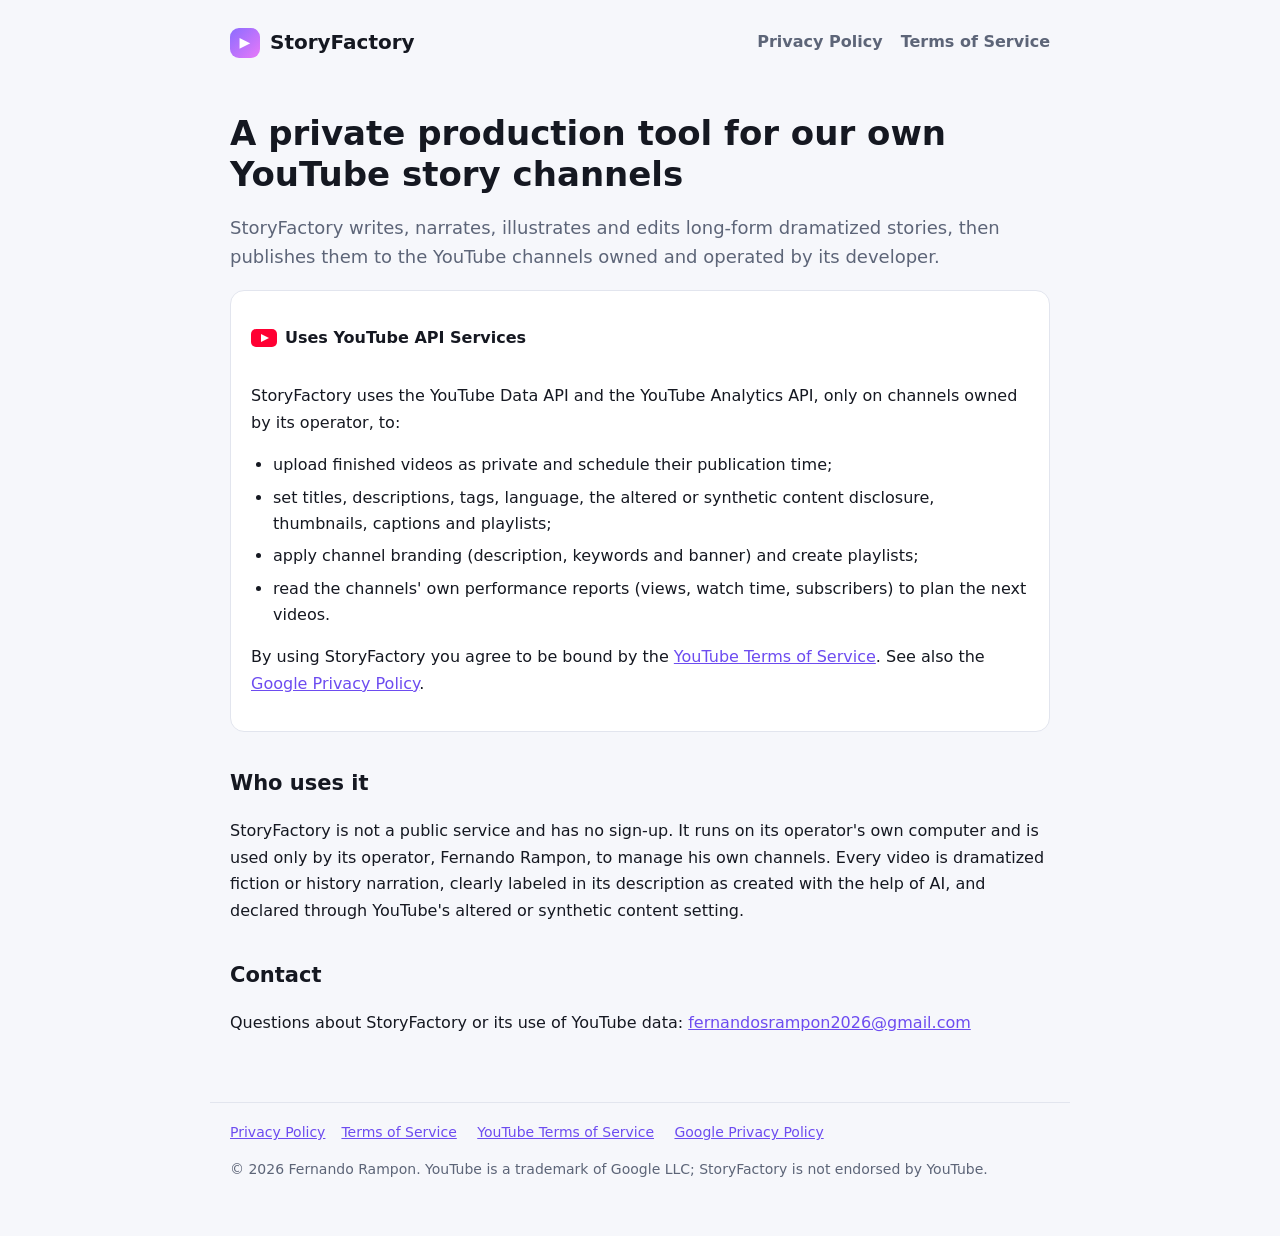
<file: index.html>
<!doctype html>
<html lang="en">
<head>
  <meta charset="utf-8">
  <meta name="viewport" content="width=device-width, initial-scale=1">
  <title>StoryFactory</title>
  <meta name="description" content="StoryFactory is a private production tool that publishes narrated story videos to the YouTube channels owned by its operator.">
  <link rel="stylesheet" href="style.css">
</head>
<body>
<header>
  <a class="brand" href="./"><span class="mark">▶</span> StoryFactory</a>
  <nav><a href="privacy.html">Privacy Policy</a><a href="terms.html">Terms of Service</a></nav>
</header>
<main>
  <h1>A private production tool for our own YouTube story channels</h1>
  <p class="lead">StoryFactory writes, narrates, illustrates and edits long-form dramatized stories, then publishes
    them to the YouTube channels owned and operated by its developer.</p>

  <div class="card">
    <p class="yt"><span class="play" aria-hidden="true"></span> Uses YouTube API Services</p>
    <p>StoryFactory uses the YouTube Data API and the YouTube Analytics API, only on channels owned by its
      operator, to:</p>
    <ul>
      <li>upload finished videos as private and schedule their publication time;</li>
      <li>set titles, descriptions, tags, language, the altered or synthetic content disclosure, thumbnails,
        captions and playlists;</li>
      <li>apply channel branding (description, keywords and banner) and create playlists;</li>
      <li>read the channels' own performance reports (views, watch time, subscribers) to plan the next videos.</li>
    </ul>
    <p>By using StoryFactory you agree to be bound by the
      <a href="https://www.youtube.com/t/terms" target="_blank" rel="noopener">YouTube Terms of Service</a>.
      See also the <a href="https://policies.google.com/privacy" target="_blank" rel="noopener">Google Privacy Policy</a>.</p>
  </div>

  <h2>Who uses it</h2>
  <p>StoryFactory is not a public service and has no sign-up. It runs on its operator's own computer and is used
    only by its operator, Fernando Rampon, to manage his own channels. Every video is dramatized fiction or history
    narration, clearly labeled in its description as created with the help of AI, and declared through YouTube's
    altered or synthetic content setting.</p>

  <h2>Contact</h2>
  <p>Questions about StoryFactory or its use of YouTube data:
    <a href="mailto:fernandosrampon2026@gmail.com">fernandosrampon2026@gmail.com</a></p>
</main>
<footer>
  <a href="privacy.html">Privacy Policy</a><a href="terms.html">Terms of Service</a>
  <a href="https://www.youtube.com/t/terms" target="_blank" rel="noopener">YouTube Terms of Service</a>
  <a href="https://policies.google.com/privacy" target="_blank" rel="noopener">Google Privacy Policy</a>
  <p>© 2026 Fernando Rampon. YouTube is a trademark of Google LLC; StoryFactory is not endorsed by YouTube.</p>
</footer>
</body>
</html>
</file>
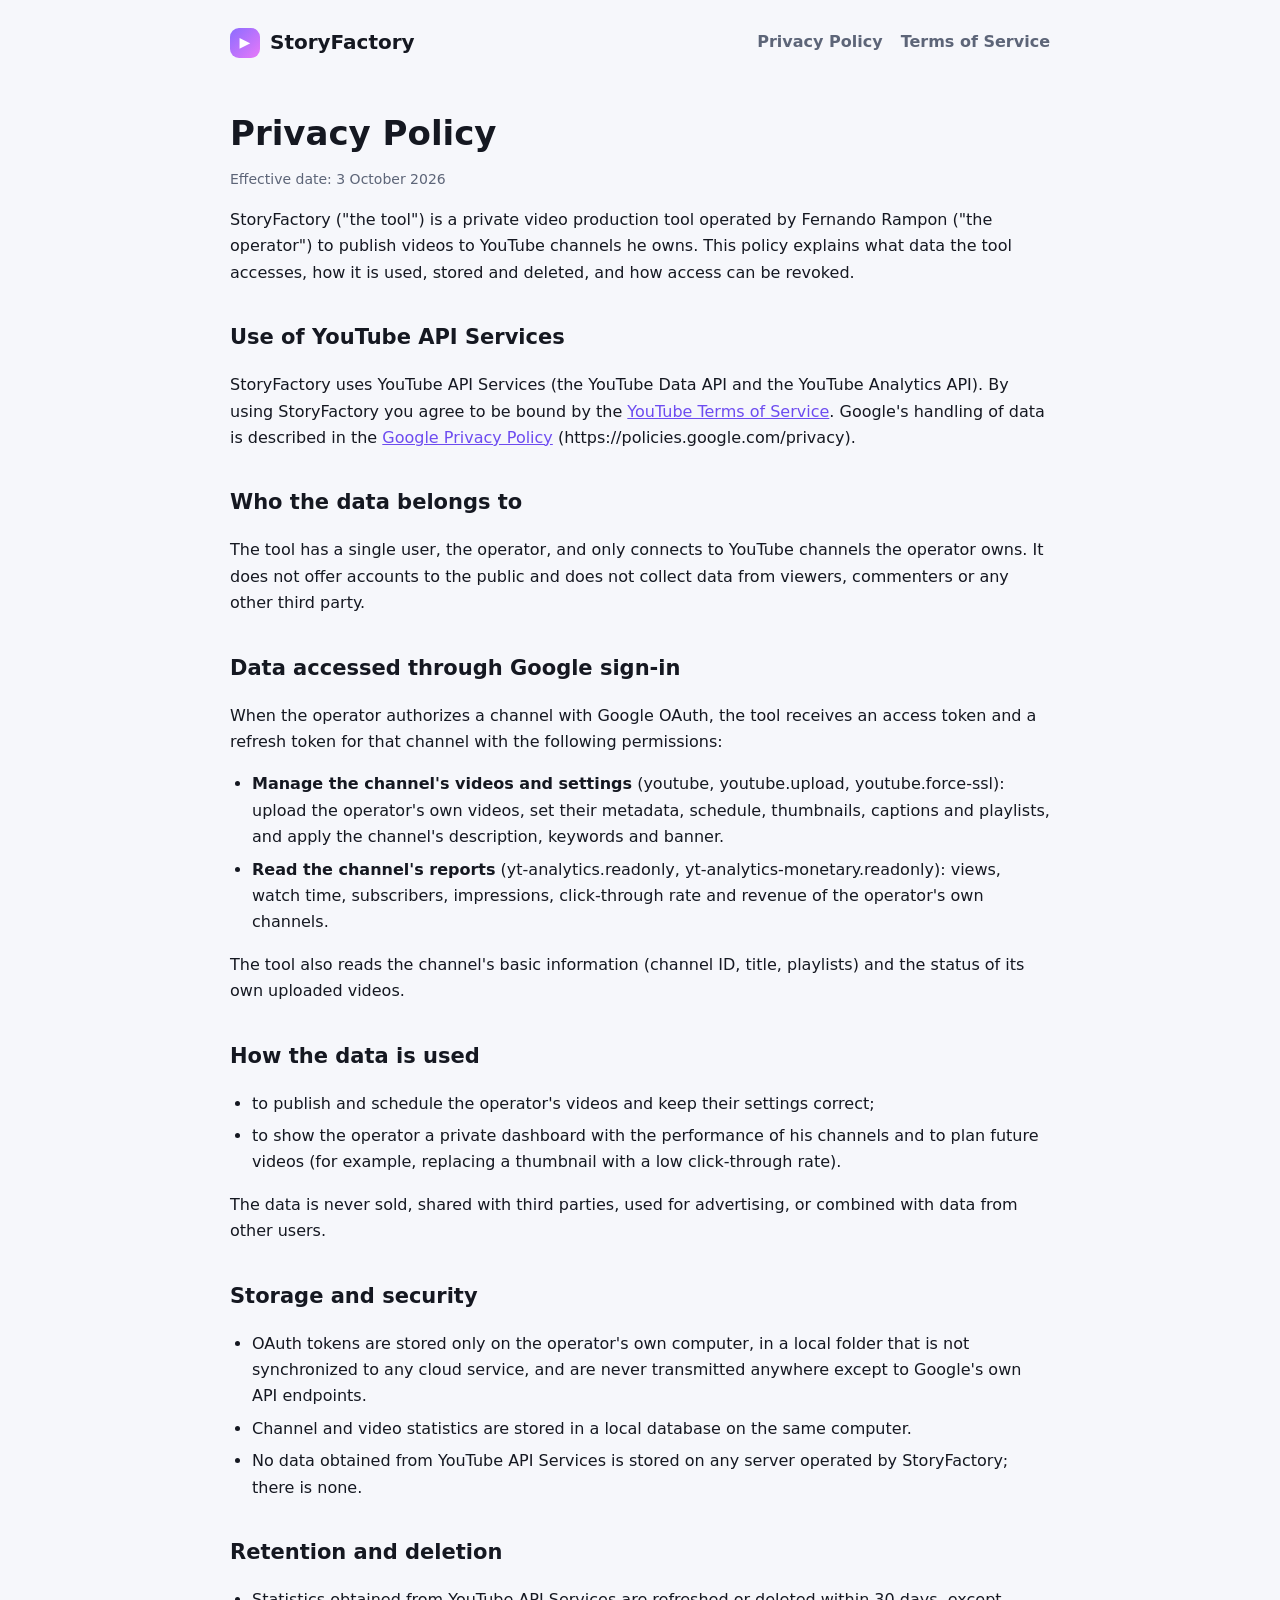
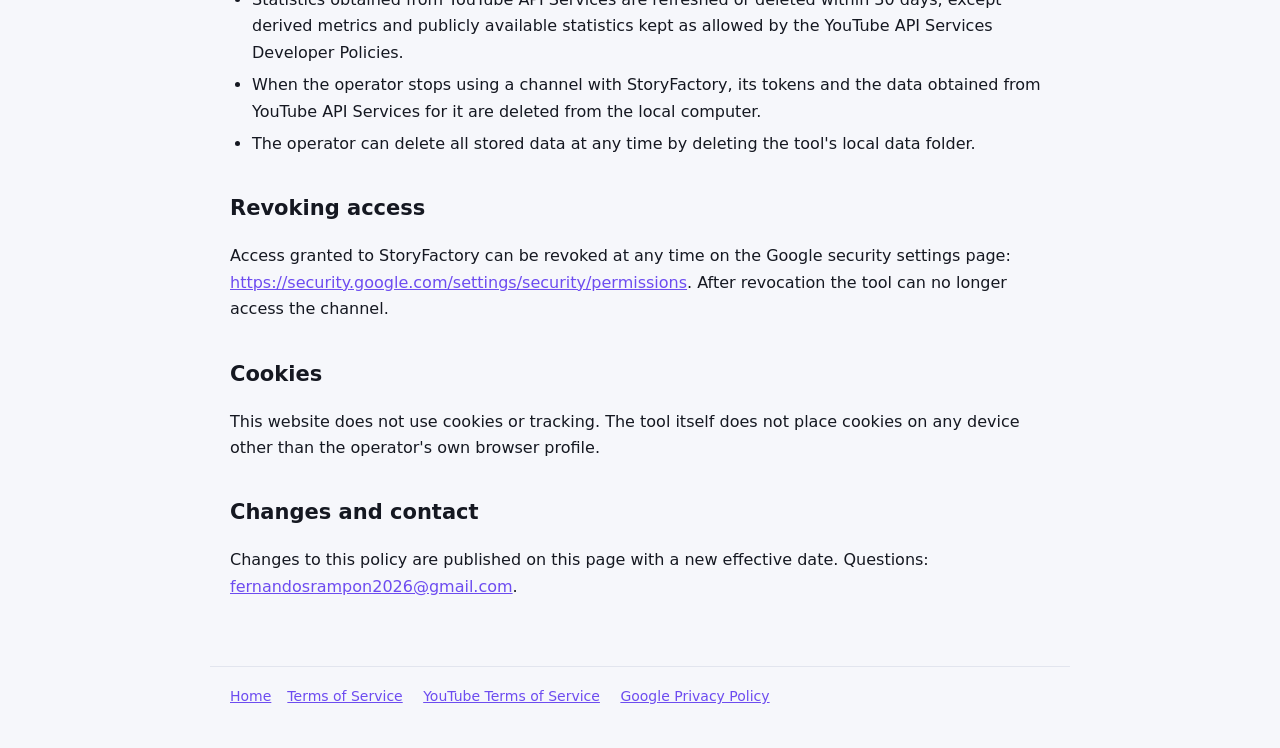
<file: privacy.html>
<!doctype html>
<html lang="en">
<head>
  <meta charset="utf-8">
  <meta name="viewport" content="width=device-width, initial-scale=1">
  <title>Privacy Policy · StoryFactory</title>
  <link rel="stylesheet" href="style.css">
</head>
<body>
<header>
  <a class="brand" href="./"><span class="mark">▶</span> StoryFactory</a>
  <nav><a href="privacy.html">Privacy Policy</a><a href="terms.html">Terms of Service</a></nav>
</header>
<main>
  <h1>Privacy Policy</h1>
  <p class="small">Effective date: 3 October 2026</p>

  <p>StoryFactory ("the tool") is a private video production tool operated by Fernando Rampon ("the operator")
    to publish videos to YouTube channels he owns. This policy explains what data the tool accesses, how it is
    used, stored and deleted, and how access can be revoked.</p>

  <h2>Use of YouTube API Services</h2>
  <p>StoryFactory uses YouTube API Services (the YouTube Data API and the YouTube Analytics API). By using
    StoryFactory you agree to be bound by the
    <a href="https://www.youtube.com/t/terms" target="_blank" rel="noopener">YouTube Terms of Service</a>.
    Google's handling of data is described in the
    <a href="https://policies.google.com/privacy" target="_blank" rel="noopener">Google Privacy Policy</a>
    (https://policies.google.com/privacy).</p>

  <h2>Who the data belongs to</h2>
  <p>The tool has a single user, the operator, and only connects to YouTube channels the operator owns. It does
    not offer accounts to the public and does not collect data from viewers, commenters or any other third party.</p>

  <h2>Data accessed through Google sign-in</h2>
  <p>When the operator authorizes a channel with Google OAuth, the tool receives an access token and a refresh
    token for that channel with the following permissions:</p>
  <ul>
    <li><b>Manage the channel's videos and settings</b> (youtube, youtube.upload, youtube.force-ssl): upload the
      operator's own videos, set their metadata, schedule, thumbnails, captions and playlists, and apply the
      channel's description, keywords and banner.</li>
    <li><b>Read the channel's reports</b> (yt-analytics.readonly, yt-analytics-monetary.readonly): views, watch
      time, subscribers, impressions, click-through rate and revenue of the operator's own channels.</li>
  </ul>
  <p>The tool also reads the channel's basic information (channel ID, title, playlists) and the status of its own
    uploaded videos.</p>

  <h2>How the data is used</h2>
  <ul>
    <li>to publish and schedule the operator's videos and keep their settings correct;</li>
    <li>to show the operator a private dashboard with the performance of his channels and to plan future videos
      (for example, replacing a thumbnail with a low click-through rate).</li>
  </ul>
  <p>The data is never sold, shared with third parties, used for advertising, or combined with data from other
    users.</p>

  <h2>Storage and security</h2>
  <ul>
    <li>OAuth tokens are stored only on the operator's own computer, in a local folder that is not synchronized to
      any cloud service, and are never transmitted anywhere except to Google's own API endpoints.</li>
    <li>Channel and video statistics are stored in a local database on the same computer.</li>
    <li>No data obtained from YouTube API Services is stored on any server operated by StoryFactory; there is none.</li>
  </ul>

  <h2>Retention and deletion</h2>
  <ul>
    <li>Statistics obtained from YouTube API Services are refreshed or deleted within 30 days, except derived
      metrics and publicly available statistics kept as allowed by the YouTube API Services Developer Policies.</li>
    <li>When the operator stops using a channel with StoryFactory, its tokens and the data obtained from YouTube
      API Services for it are deleted from the local computer.</li>
    <li>The operator can delete all stored data at any time by deleting the tool's local data folder.</li>
  </ul>

  <h2>Revoking access</h2>
  <p>Access granted to StoryFactory can be revoked at any time on the Google security settings page:
    <a href="https://security.google.com/settings/security/permissions" target="_blank" rel="noopener">https://security.google.com/settings/security/permissions</a>.
    After revocation the tool can no longer access the channel.</p>

  <h2>Cookies</h2>
  <p>This website does not use cookies or tracking. The tool itself does not place cookies on any device other
    than the operator's own browser profile.</p>

  <h2>Changes and contact</h2>
  <p>Changes to this policy are published on this page with a new effective date. Questions:
    <a href="mailto:fernandosrampon2026@gmail.com">fernandosrampon2026@gmail.com</a>.</p>
</main>
<footer>
  <a href="./">Home</a><a href="terms.html">Terms of Service</a>
  <a href="https://www.youtube.com/t/terms" target="_blank" rel="noopener">YouTube Terms of Service</a>
  <a href="https://policies.google.com/privacy" target="_blank" rel="noopener">Google Privacy Policy</a>
</footer>
</body>
</html>
</file>
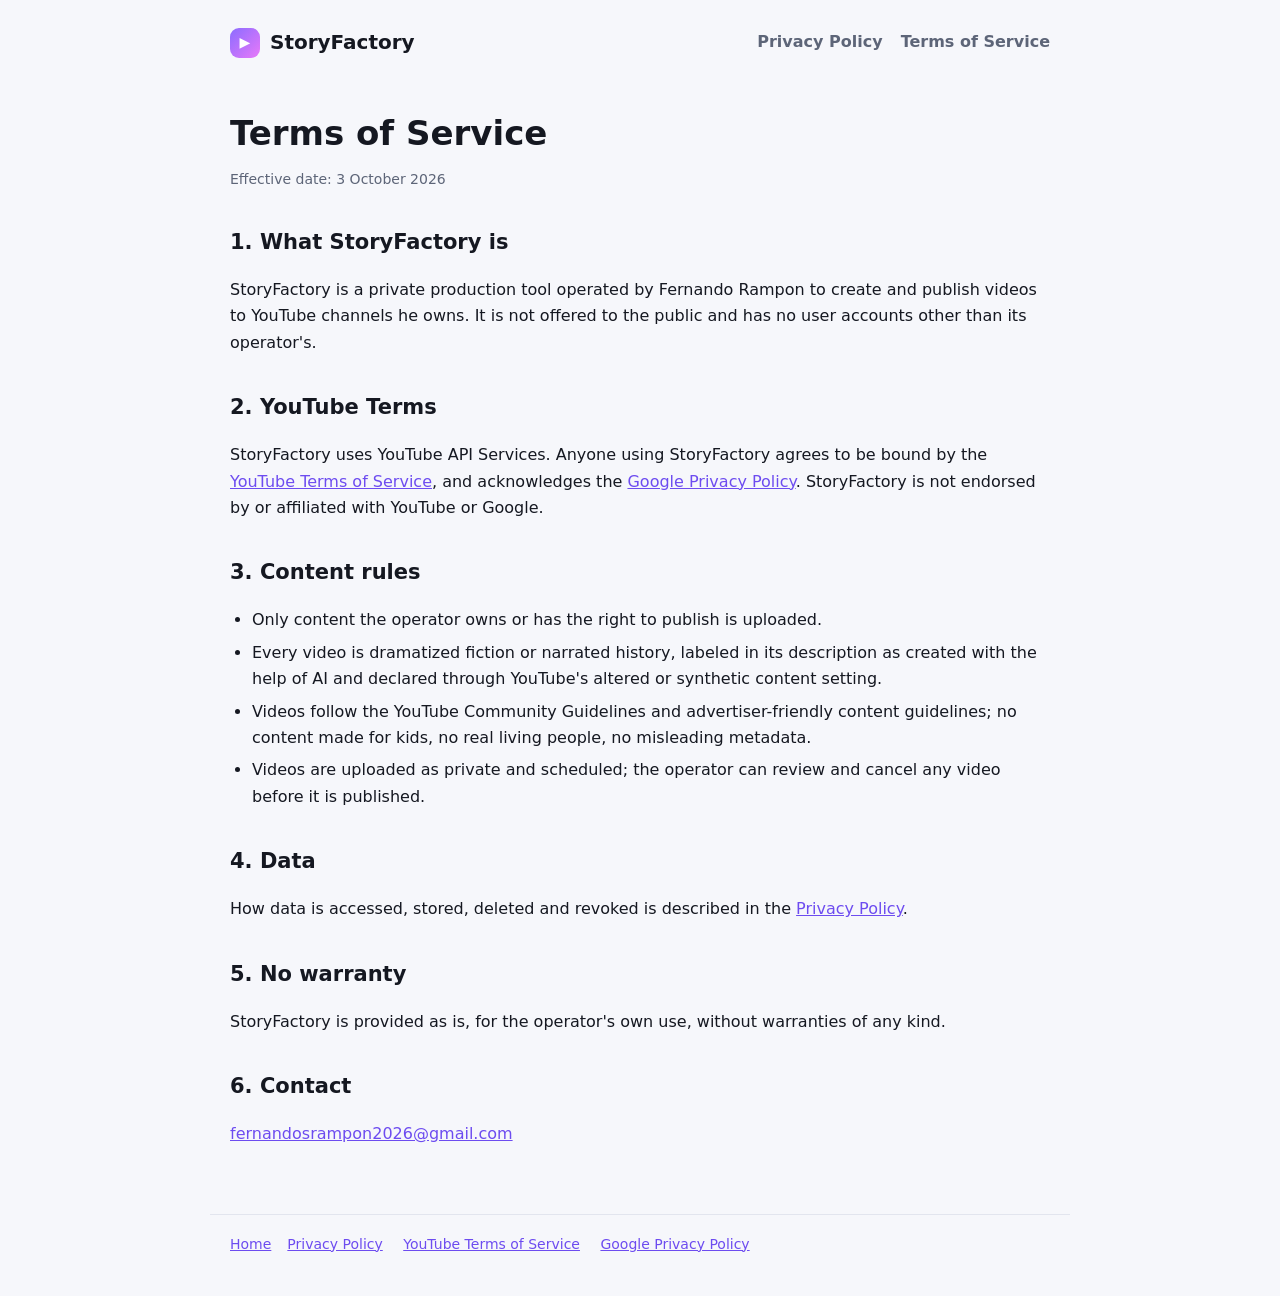
<file: terms.html>
<!doctype html>
<html lang="en">
<head>
  <meta charset="utf-8">
  <meta name="viewport" content="width=device-width, initial-scale=1">
  <title>Terms of Service · StoryFactory</title>
  <link rel="stylesheet" href="style.css">
</head>
<body>
<header>
  <a class="brand" href="./"><span class="mark">▶</span> StoryFactory</a>
  <nav><a href="privacy.html">Privacy Policy</a><a href="terms.html">Terms of Service</a></nav>
</header>
<main>
  <h1>Terms of Service</h1>
  <p class="small">Effective date: 3 October 2026</p>

  <h2>1. What StoryFactory is</h2>
  <p>StoryFactory is a private production tool operated by Fernando Rampon to create and publish videos to YouTube
    channels he owns. It is not offered to the public and has no user accounts other than its operator's.</p>

  <h2>2. YouTube Terms</h2>
  <p>StoryFactory uses YouTube API Services. Anyone using StoryFactory agrees to be bound by the
    <a href="https://www.youtube.com/t/terms" target="_blank" rel="noopener">YouTube Terms of Service</a>, and
    acknowledges the <a href="https://policies.google.com/privacy" target="_blank" rel="noopener">Google Privacy
    Policy</a>. StoryFactory is not endorsed by or affiliated with YouTube or Google.</p>

  <h2>3. Content rules</h2>
  <ul>
    <li>Only content the operator owns or has the right to publish is uploaded.</li>
    <li>Every video is dramatized fiction or narrated history, labeled in its description as created with the help
      of AI and declared through YouTube's altered or synthetic content setting.</li>
    <li>Videos follow the YouTube Community Guidelines and advertiser-friendly content guidelines; no content made
      for kids, no real living people, no misleading metadata.</li>
    <li>Videos are uploaded as private and scheduled; the operator can review and cancel any video before it is
      published.</li>
  </ul>

  <h2>4. Data</h2>
  <p>How data is accessed, stored, deleted and revoked is described in the
    <a href="privacy.html">Privacy Policy</a>.</p>

  <h2>5. No warranty</h2>
  <p>StoryFactory is provided as is, for the operator's own use, without warranties of any kind.</p>

  <h2>6. Contact</h2>
  <p><a href="mailto:fernandosrampon2026@gmail.com">fernandosrampon2026@gmail.com</a></p>
</main>
<footer>
  <a href="./">Home</a><a href="privacy.html">Privacy Policy</a>
  <a href="https://www.youtube.com/t/terms" target="_blank" rel="noopener">YouTube Terms of Service</a>
  <a href="https://policies.google.com/privacy" target="_blank" rel="noopener">Google Privacy Policy</a>
</footer>
</body>
</html>
</file>
<file: style.css>
:root { --bg: #0d0f14; --panel: #151922; --line: #262c3a; --text: #e9ecf3; --muted: #9aa3b5; --accent: #8b6cff; }
@media (prefers-color-scheme: light) { :root { --bg: #f6f7fb; --panel: #fff; --line: #e2e5ee; --text: #151821; --muted: #5d6578; --accent: #6d4cf0; } }
* { box-sizing: border-box; }
body { margin: 0; background: var(--bg); color: var(--text); font: 16px/1.65 Inter, system-ui, -apple-system, "Segoe UI", sans-serif; }
a { color: var(--accent); }
header, main, footer { max-width: 860px; margin: 0 auto; padding: 0 20px; }
header { display: flex; align-items: center; justify-content: space-between; gap: 16px; padding-top: 26px; padding-bottom: 10px; flex-wrap: wrap; }
.brand { font-weight: 800; font-size: 20px; color: var(--text); text-decoration: none; display: flex; align-items: center; gap: 10px; }
.mark { width: 30px; height: 30px; border-radius: 9px; background: linear-gradient(135deg, #8b6cff, #e879f9); display: grid; place-items: center; color: #fff; font-size: 14px; }
nav a { margin-left: 18px; color: var(--muted); text-decoration: none; font-weight: 600; }
nav a:hover { color: var(--text); }
main { padding-top: 26px; padding-bottom: 50px; }
h1 { font-size: 34px; line-height: 1.2; margin: 18px 0 10px; }
h2 { font-size: 21px; margin-top: 34px; }
.lead { color: var(--muted); font-size: 18px; }
.card { background: var(--panel); border: 1px solid var(--line); border-radius: 14px; padding: 18px 20px; margin: 18px 0; }
.yt { display: inline-flex; align-items: center; gap: 8px; font-weight: 700; }
.yt .play { width: 26px; height: 18px; border-radius: 5px; background: #ff0033; position: relative; display: inline-block; }
.yt .play::after { content: ""; position: absolute; left: 10px; top: 5px; border-left: 8px solid #fff; border-top: 4px solid transparent; border-bottom: 4px solid transparent; }
ul { padding-left: 22px; }
li { margin: 6px 0; }
footer { border-top: 1px solid var(--line); padding-top: 18px; padding-bottom: 40px; color: var(--muted); font-size: 14px; }
footer a { margin-right: 16px; }
.small { font-size: 14px; color: var(--muted); }
</file>
